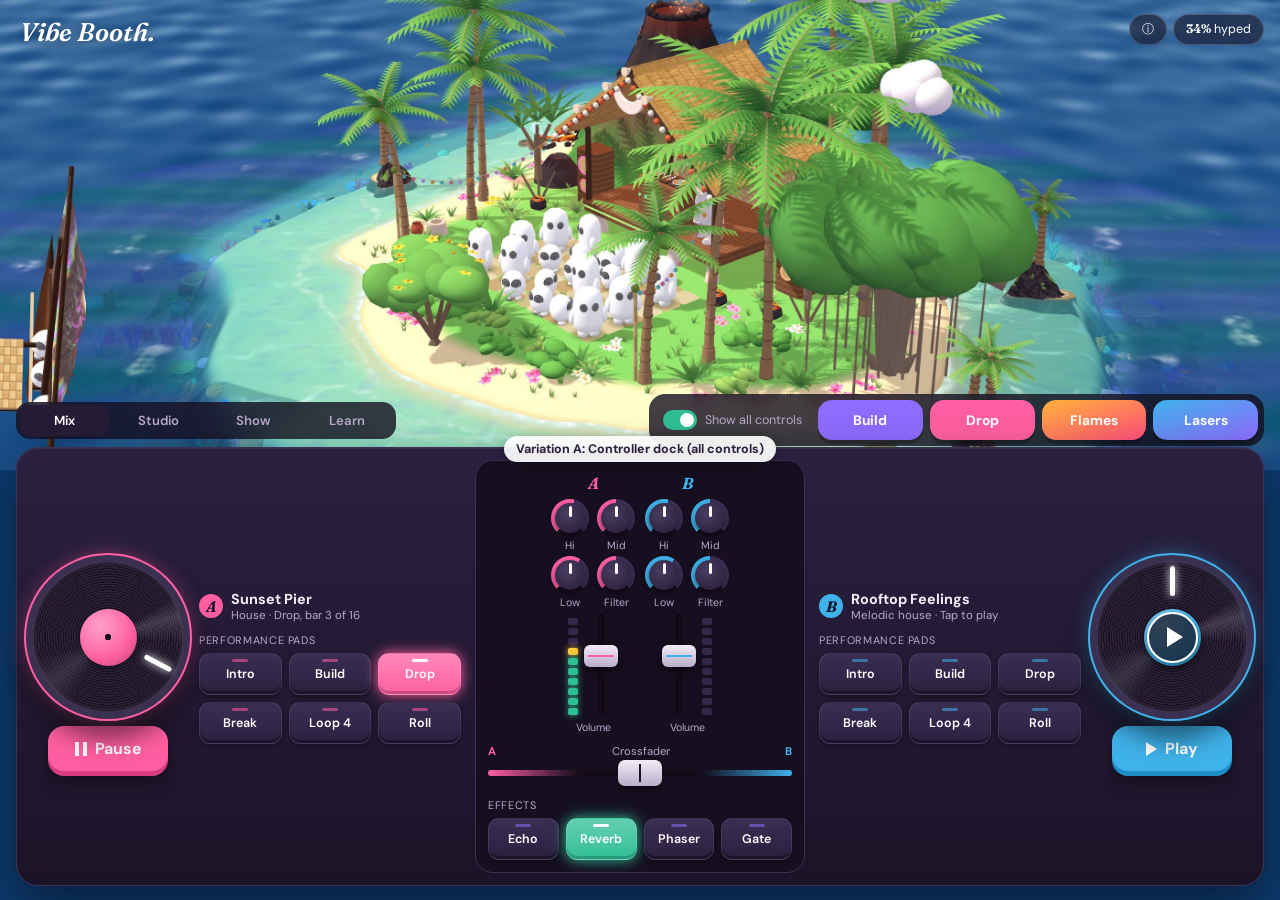
<file: design/mix-mockups.html>
<!doctype html>
<html lang="en">
<head>
<meta charset="utf-8">
<meta name="viewport" content="width=device-width, initial-scale=1">
<title>Mix view mockups</title>
<link href="https://fonts.googleapis.com/css2?family=Fraunces:ital,opsz,wght@0,9..144,400..700;1,9..144,400..700&family=DM+Sans:opsz,wght@9..40,400..700&display=swap" rel="stylesheet">
<!-- Design mockups for the Mix view redesign (Phase 1). Static only: nothing here is wired to the game.
     Open with ?v=a|b&size=desk|phone-p|phone-l&mode=all|basic&tip=1 -->
<style>
:root{
  --a:#ff5fa2; --aDeep:#d93d82; --b:#3fb2ea; --bDeep:#1f8fc9;
  --ink:#f7effb; --muted:#b9a8cc; --panel:#1d1529; --panel2:#261c36; --sunk:#160f20; --line:#3b2f54;
  --mint:#2fbf96; --butter:#ffc93c; --grape:#8f6bff;
}
*{box-sizing:border-box}
html,body{margin:0;height:100%;overflow:hidden;font-family:'DM Sans',system-ui,sans-serif;color:var(--ink);background:#0d3a6e}
.stage{position:fixed;inset:0;background-size:cover;background-position:center}
.desk .stage{background-image:url(bg-desk.jpg)} .phone-p .stage{background-image:url(bg-phone-p.jpg)} .phone-l .stage{background-image:url(bg-phone-l.jpg)}
.brand{position:fixed;top:16px;left:20px;font-family:'Fraunces',serif;font-style:italic;font-weight:600;font-size:1.6rem;color:#fff;text-shadow:0 2px 10px rgba(0,0,0,.35)}
.chips{position:fixed;top:14px;right:16px;display:flex;gap:6px}
.chip{background:rgba(20,14,32,.55);backdrop-filter:blur(8px);border:1px solid rgba(255,255,255,.18);border-radius:999px;padding:6px 12px;font-size:.78rem;color:#fff}
.chip b{font-family:'Fraunces',serif}

/* ---------- equipment parts ---------- */
.unit{background:linear-gradient(180deg,#2a2040,#1b1428);border:1px solid var(--line);border-radius:22px;box-shadow:0 20px 50px rgba(0,0,0,.45),inset 0 1px 0 rgba(255,255,255,.07)}
.tag{font-family:'Fraunces',serif;font-style:italic;font-weight:700;font-size:.95rem;display:inline-grid;place-items:center;width:24px;height:24px;border-radius:50%;color:#1b1428}
.A .tag{background:var(--a)} .B .tag{background:var(--b)}
/* the platter: raised rim, vinyl grooves, sheen, centre label, glow ring, position marker, drop shadow */
.platter{--s:170px;position:relative;width:var(--s);height:var(--s);border-radius:50%;flex:none;
  background:radial-gradient(circle at 50% 50%,transparent 0 30%,rgba(0,0,0,0) 30%),repeating-radial-gradient(circle,#191322 0 1.2px,#2b2238 1.2px 2.6px);
  box-shadow:0 0 0 7px #3a3050,0 0 0 9px var(--c),0 0 22px 6px color-mix(in srgb,var(--c) 45%,transparent),0 18px 26px 8px rgba(0,0,0,.55),inset 0 0 0 2px rgba(255,255,255,.05)}
.A .platter{--c:var(--a)} .B .platter{--c:var(--b)}
.platter::before{content:'';position:absolute;inset:0;border-radius:50%;background:conic-gradient(from 30deg,transparent 0 8%,rgba(255,255,255,.14) 12%,transparent 18% 50%,rgba(255,255,255,.10) 56%,transparent 62%)}
.platter .label{position:absolute;inset:31%;border-radius:50%;background:radial-gradient(circle at 35% 30%,color-mix(in srgb,var(--c) 60%,#fff),var(--c) 60%,color-mix(in srgb,var(--c) 70%,#000));box-shadow:0 2px 6px rgba(0,0,0,.4);display:grid;place-items:center}
.platter .label::after{content:'';width:9%;height:9%;border-radius:50%;background:#120d1a}
.platter .marker{position:absolute;left:50%;top:4px;width:5px;height:20%;margin-left:-2.5px;border-radius:3px;background:#fff;box-shadow:0 0 8px #fff;transform-origin:50% calc(var(--s) / 2 - 4px)}
.playing .platter .marker{transform:rotate(118deg)}
.platter .pp{position:absolute;inset:0;margin:auto;width:34%;height:34%;border-radius:50%;background:rgba(15,10,24,.72);border:2px solid #fff;display:grid;place-items:center;box-shadow:0 4px 12px rgba(0,0,0,.4)}
.platter .pp::before{content:'';margin-left:12%;border-style:solid;border-width:calc(var(--s)*.07) 0 calc(var(--s)*.07) calc(var(--s)*.11);border-color:transparent transparent transparent #fff}
.playing .platter .pp{display:none}
.deckTitle{display:flex;align-items:center;gap:8px;min-width:0}
.deckTitle .nm{font-weight:700;font-size:.9rem;white-space:nowrap;overflow:hidden;text-overflow:ellipsis}
.deckTitle .st{font-size:.72rem;color:var(--muted)}
.playBtn{display:flex;align-items:center;justify-content:center;gap:8px;border:none;border-radius:16px;font:700 1rem 'DM Sans',sans-serif;color:#fff;padding:12px 18px;min-width:120px;box-shadow:0 5px 0 var(--d),0 10px 18px rgba(0,0,0,.4);background:var(--c)}
.A .playBtn{--c:var(--a);--d:var(--aDeep)} .B .playBtn{--c:var(--b);--d:var(--bDeep)}
.playBtn i{display:block;border-style:solid;border-width:7px 0 7px 11px;border-color:transparent transparent transparent #fff}
.playing .playBtn i{border:none;width:12px;height:14px;background:linear-gradient(90deg,#fff 0 35%,transparent 35% 65%,#fff 65%)}
/* pads */
.pads{display:grid;grid-template-columns:repeat(3,1fr);gap:7px}
.pad{border-radius:11px;border:1px solid rgba(255,255,255,.08);background:linear-gradient(180deg,#3a2e52,#2a2140);box-shadow:inset 0 -3px 0 rgba(0,0,0,.35),0 2px 4px rgba(0,0,0,.3);font:600 .78rem 'DM Sans',sans-serif;color:#fff;padding:12px 4px;text-align:center;position:relative}
.pad::before{content:'';position:absolute;left:50%;top:5px;width:16px;height:3px;margin-left:-8px;border-radius:2px;background:var(--c);opacity:.55}
.A .pad{--c:var(--a)} .B .pad{--c:var(--b)}
.pad.on{background:linear-gradient(180deg,color-mix(in srgb,var(--c) 75%,#fff),var(--c));box-shadow:0 0 14px var(--c),inset 0 -3px 0 rgba(0,0,0,.2)}
.pad.on::before{background:#fff;opacity:1}
.fxPads{display:grid;grid-template-columns:repeat(4,1fr);gap:7px}
.fx{--c:var(--grape)} .fx.on{--c:var(--mint)}
.secLab{font-size:.68rem;letter-spacing:.06em;text-transform:uppercase;color:var(--muted);margin:0 0 6px}
/* knobs, meters, faders */
.knob{display:flex;flex-direction:column;align-items:center;gap:2px;font-size:.66rem;color:var(--muted)}
.knob i{--v:50%;display:block;width:38px;height:38px;border-radius:50%;position:relative;background:conic-gradient(from 225deg,var(--c) 0 calc(var(--v)*.75),#3b2f54 0 75%,transparent 0);padding:4px}
.knob i::before{content:'';position:absolute;inset:4px;border-radius:50%;background:radial-gradient(circle at 40% 35%,#4a3e62,#241b34);box-shadow:0 3px 6px rgba(0,0,0,.5)}
.knob i::after{content:'';position:absolute;left:50%;top:7px;width:3px;height:11px;margin-left:-1.5px;border-radius:2px;background:#fff;transform-origin:50% 12px;transform:rotate(calc((var(--v) - 50%) * 2.7 / 1%  * 1deg))}
.chA .knob i{--c:var(--a)} .chB .knob i{--c:var(--b)}
.meter{display:flex;flex-direction:column-reverse;gap:3px;width:10px}
.meter s{display:block;height:7px;border-radius:2px;background:#33284a}
.meter s.l{background:var(--mint);box-shadow:0 0 6px var(--mint)} .meter s.l.y{background:var(--butter);box-shadow:0 0 6px var(--butter)} .meter s.l.r{background:var(--a);box-shadow:0 0 6px var(--a)}
.vfader{position:relative;width:34px;height:var(--h,130px);display:flex;justify-content:center}
.vfader::before{content:'';width:6px;height:100%;border-radius:4px;background:#120c1b;box-shadow:inset 0 1px 2px #000}
.vfader b{position:absolute;left:0;right:0;top:var(--p,22%);height:22px;border-radius:6px;background:linear-gradient(180deg,#f3ecf8,#b9adc8);box-shadow:0 4px 8px rgba(0,0,0,.5)}
.vfader b::after{content:'';position:absolute;left:4px;right:4px;top:10px;height:2px;background:var(--c)}
.chA .vfader b{--c:var(--a)} .chB .vfader b{--c:var(--b)}
.xfader{position:relative;height:30px;display:flex;align-items:center}
.xfader::before{content:'';flex:1;height:6px;border-radius:4px;background:linear-gradient(90deg,var(--a),#120c1b 30% 70%,var(--b))}
.xfader b{position:absolute;left:50%;width:44px;height:26px;margin-left:-22px;border-radius:7px;background:linear-gradient(180deg,#f3ecf8,#b9adc8);box-shadow:0 4px 8px rgba(0,0,0,.5)}
.xfader b::after{content:'';position:absolute;left:21px;top:4px;bottom:4px;width:2px;background:#1b1428}
.xLab{display:flex;justify-content:space-between;font-size:.7rem;color:var(--muted)}
.xLab span:first-child{color:var(--a);font-weight:700} .xLab span:last-child{color:var(--b);font-weight:700}
.show{display:grid;grid-template-columns:repeat(4,1fr);gap:7px}
.act{border:none;border-radius:14px;font:700 .86rem 'DM Sans',sans-serif;color:#fff;padding:11px 4px;box-shadow:0 4px 0 rgba(0,0,0,.25)}
.act.build{background:var(--grape)} .act.drop{background:var(--a)} .act.fire{background:linear-gradient(160deg,#ffb23a,#ff4f7b)} .act.laser{background:linear-gradient(160deg,#3fb2ea,#8f6bff)}
.allTog{display:inline-flex;align-items:center;gap:8px;font-size:.78rem;color:var(--muted)}
.allTog i{width:34px;height:20px;border-radius:999px;background:#3b2f54;position:relative}
.allTog i::after{content:'';position:absolute;top:3px;left:3px;width:14px;height:14px;border-radius:50%;background:#fff}
.all .allTog i{background:var(--mint)} .all .allTog i::after{left:17px}
.locked{display:inline-flex;align-items:center;gap:6px;font-size:.74rem;color:var(--muted);border:1px dashed var(--line);border-radius:999px;padding:5px 10px}
.tabs{display:flex;gap:3px;background:var(--sunk);border-radius:14px;padding:3px}
.tabs b{flex:1;text-align:center;font-weight:600;font-size:.82rem;color:var(--muted);padding:7px 2px;border-radius:11px}
.tabs b.on{background:var(--panel2);color:#fff}
.tip{position:absolute;z-index:9;width:230px;background:#fff;color:#2b1d3a;border-radius:12px;padding:9px 12px;font-size:.8rem;line-height:1.35;box-shadow:0 8px 24px rgba(0,0,0,.35)}
.tip b{display:block;font-size:.78rem}
.tip::after{content:'';position:absolute;left:var(--ax,50%);bottom:-7px;margin-left:-7px;border-style:solid;border-width:7px 7px 0;border-color:#fff transparent transparent}
.basic .adv{display:none!important}
.mixer{display:flex;flex-direction:column;gap:10px}
.strips{display:flex;gap:10px;justify-content:center;align-items:flex-end}
.strip{display:flex;flex-direction:column;align-items:center;gap:6px}
.kgrid{display:grid;grid-template-columns:1fr 1fr;gap:4px 8px}
.faderRow{display:flex;gap:6px;align-items:flex-end}
.chName{font-family:'Fraunces',serif;font-style:italic;font-weight:700}
.chA .chName{color:var(--a)} .chB .chName{color:var(--b)}

/* ================= VARIATION A: controller dock ================= */
.va.desk .dock{position:fixed;left:16px;right:16px;bottom:14px;display:grid;grid-template-columns:1fr auto 1fr;gap:14px;padding:12px 16px 12px;align-items:center}
.va.desk .platter{--s:150px}
.va .vfader{--h:100px}
.va .deck{display:grid;grid-template-columns:auto 1fr;gap:16px;align-items:center}
.va .deck.B{grid-template-columns:1fr auto}
.va .deck.B .platterCol{order:2}
.va .platterCol{display:flex;flex-direction:column;align-items:center;gap:14px}
.va .side{display:flex;flex-direction:column;gap:10px;min-width:0}
.va .mixer{width:330px;background:var(--sunk);border-radius:18px;padding:12px;border:1px solid var(--line)}
.va.desk .topbar{position:fixed;left:16px;right:16px;bottom:calc(14px + var(--dockH,318px) + 10px);display:flex;justify-content:space-between;align-items:center}
.va.desk .topbar .tabs{width:380px;background:rgba(22,15,32,.8);backdrop-filter:blur(8px)}
.va.desk .topbar .show{width:440px}
.va.desk .stage{bottom:var(--dockH,318px)}
/* phone portrait (A and B share the collapsed sheet idea, A puts platters side by side as twin decks) */
.phone-p .sheet{position:fixed;left:0;right:0;bottom:0;border-radius:24px 24px 0 0;padding:8px 12px 18px;display:flex;flex-direction:column;gap:10px}
.phone-p .grab{width:40px;height:5px;border-radius:4px;background:var(--line);margin:0 auto 2px}
.va.phone-p .twin{display:grid;grid-template-columns:1fr 1fr;gap:10px}
.va.phone-p .deck{display:flex;flex-direction:column;align-items:center;gap:12px}
.va.phone-p .platter{--s:126px}
.va.phone-p .playBtn{min-width:0;width:100%;padding:11px 8px}
/* phone landscape: held like a controller, platters under the thumbs */
.va.phone-l .deck{position:fixed;bottom:12px;display:flex;flex-direction:column;align-items:center;gap:10px}
.va.phone-l .deck.A{left:14px} .va.phone-l .deck.B{right:14px}
.va.phone-l .platter{--s:142px}
.va.phone-l .playBtn{min-width:120px;padding:9px 12px}
.va.phone-l .center{position:fixed;left:50%;transform:translateX(-50%);bottom:10px;width:360px;padding:10px 12px;display:flex;flex-direction:column;gap:8px}
.va.phone-l .center .row{display:flex;gap:8px;align-items:center}

/* ================= VARIATION B: booth panel ================= */
.vb.desk .panel{position:fixed;top:14px;right:14px;bottom:14px;width:410px;padding:14px;display:flex;flex-direction:column;gap:12px;overflow:hidden}
.vb .twin{display:grid;grid-template-columns:1fr 1fr;gap:10px}
.vb .deck{display:flex;flex-direction:column;align-items:center;gap:12px;background:var(--sunk);border-radius:18px;padding:12px 8px 12px}
.vb.desk .platter{--s:132px}
.vb .playBtn{min-width:0;width:100%;padding:10px 8px}
.vb .mixer{background:var(--sunk);border-radius:18px;padding:10px 12px}
.vb .padSwitch{display:flex;gap:6px;margin-bottom:8px}
.vb .padSwitch b{flex:1;text-align:center;border-radius:10px;padding:6px;font-size:.78rem;background:var(--panel2);color:var(--muted)}
.vb .padSwitch b.on.A{background:var(--a);color:#fff}
.vb.phone-p .platter{--s:112px}
.vb.phone-p .deck{padding:10px 6px}
.vb.phone-l .panel{position:fixed;top:8px;right:8px;bottom:8px;width:360px;padding:10px;display:flex;flex-direction:column;gap:8px}
.vb.phone-l .platter{--s:92px}
.vb.phone-l .deck{padding:8px 6px;gap:8px}
.vb.phone-l .playBtn{padding:7px 6px;font-size:.86rem}
.vlabel{position:fixed;left:50%;transform:translateX(-50%);bottom:auto;top:calc(50% - 14px);opacity:.92;background:#fff;color:#2b1d3a;border-radius:999px;padding:5px 12px;font-weight:700;font-size:.78rem;box-shadow:0 4px 14px rgba(0,0,0,.3);z-index:20}
</style>
</head>
<body>
<div class="stage"></div>
<div id="root"></div>
<script>
const q=new URLSearchParams(location.search), V=q.get('v')||'a', SIZE=q.get('size')||'desk', MODE=q.get('mode')||'all', TIP=q.get('tip')==='1';
document.body.className=['v'+V,SIZE,MODE].join(' ');
const knob=(lab,v,adv)=>`<div class="knob ${adv?'adv':''}"><i style="--v:${v}%"></i>${lab}</div>`;
const meter=n=>`<div class="meter">${[...Array(10)].map((_,i)=>`<s class="${i<n?'l':''} ${i>=6?'y':''} ${i>=8?'r':''}"></s>`).join('')}</div>`;
const platter=()=>`<div class="platter"><div class="label"></div><div class="marker"></div><div class="pp"></div></div>`;
const playBtn=(id,playing)=>`<button class="playBtn" aria-label="${playing?'Pause':'Play'} Deck ${id}"><i></i>${playing?'Pause':'Play'}</button>`;
const title=(id,name,st)=>`<div class="deckTitle"><span class="tag">${id}</span><span><div class="nm">${name}</div><div class="st">${st}</div></span></div>`;
const pads=on=>`<div class="adv"><p class="secLab">Performance pads</p><div class="pads">${['Intro','Build','Drop','Break','Loop 4','Roll'].map(p=>`<div class="pad ${p===on?'on':''}">${p}</div>`).join('')}</div></div>`;
const strip=(ch,vol,lvl)=>`<div class="strip ch${ch}"><span class="chName">${ch}</span><div class="kgrid adv">${knob('Hi',55)}${knob('Mid',50)}${knob('Low',62)}${knob('Filter',50)}</div><div class="faderRow">${ch==='A'?meter(lvl):''}<div class="vfader" style="--p:${vol}"><b></b></div>${ch==='B'?meter(lvl):''}</div><span class="knob">Volume</span></div>`;
const xf=()=>`<div><div class="xLab"><span>A</span><span>Crossfader</span><span>B</span></div><div class="xfader"><b></b></div></div>`;
const fx=()=>`<div class="adv"><p class="secLab">Effects</p><div class="fxPads">${['Echo','Reverb','Phaser','Gate'].map((p,i)=>`<div class="pad fx ${i===1?'on':''}">${p}</div>`).join('')}</div></div>`;
const show=()=>`<div class="show"><button class="act build adv">Build</button><button class="act drop">Drop</button><button class="act fire adv">Flames</button><button class="act laser adv">Lasers</button></div>`;
const toggle=()=>`<span class="allTog"><i></i>Show all controls</span>`;
const lockNote=()=>MODE==='basic'?`<span class="locked">🔒 Pads, EQ, and effects unlock as you finish quests</span>`:'';
const tabs=()=>`<div class="tabs"><b class="on">Mix</b><b>Studio</b><b>Show</b><b>Learn</b></div>`;
const chips=`<div class="brand">Vibe Booth.</div><div class="chips"><span class="chip">ⓘ</span><span class="chip"><b>34%</b> hyped</span></div>`;
let h='';
if(V==='a'&&SIZE==='desk'){
  h=chips+`<div class="topbar">${tabs()}<div style="display:flex;gap:16px;align-items:center;background:rgba(22,15,32,.8);backdrop-filter:blur(8px);border-radius:16px;padding:6px 6px 6px 14px">${toggle()}<div class="show" style="width:${MODE==='basic'?'110px':'440px'};grid-template-columns:${MODE==='basic'?'1fr':'repeat(4,1fr)'}">${MODE==='basic'?'<button class="act drop">Drop</button>':'<button class="act build">Build</button><button class="act drop">Drop</button><button class="act fire">Flames</button><button class="act laser">Lasers</button>'}</div></div></div>
  <div class="dock unit">
    <div class="deck A playing"><div class="platterCol">${platter()}${playBtn('A',1)}</div><div class="side">${title('A','Sunset Pier','House · Drop, bar 3 of 16')}${pads('Drop')}${lockNote()}</div></div>
    <div class="mixer">${MODE==='basic'?`<div class="strips">${strip('A','30%',7)}${strip('B','30%',0)}</div>`:`<div class="strips">${strip('A','30%',7)}${strip('B','30%',0)}</div>`}${xf()}${fx()}</div>
    <div class="deck B"><div class="platterCol">${platter()}${playBtn('B',0)}</div><div class="side">${title('B','Rooftop Feelings','Melodic house · Tap to play')}${pads()}</div></div>
  </div>`;
}
if(V==='a'&&SIZE==='phone-p'){
  h=chips+`<div class="sheet unit"><div class="grab"></div>
    <div class="twin"><div class="deck A playing">${title('A','Sunset Pier','Drop · bar 3')}${platter()}${playBtn('A',1)}</div><div class="deck B">${title('B','Rooftop Feelings','Tap to play')}${platter()}${playBtn('B',0)}</div></div>
    ${xf()}<div class="show" style="grid-template-columns:${MODE==='basic'?'1fr':'repeat(4,1fr)'}">${MODE==='basic'?'<button class="act drop">Drop</button>':'<button class="act build">Build</button><button class="act drop">Drop</button><button class="act fire">Flames</button><button class="act laser">Lasers</button>'}</div>
    <div style="display:flex;justify-content:space-between;align-items:center">${toggle()}<span class="locked" style="font-size:.7rem">Swipe up for mixer and pads</span></div>
    ${tabs()}</div>`;
}
if(V==='a'&&SIZE==='phone-l'){
  h=`<div class="brand" style="font-size:1.2rem;top:10px">Vibe Booth.</div><div class="chips" style="top:8px"><span class="chip">ⓘ</span><span class="chip"><b>34%</b> hyped</span></div>
  <div class="deck A playing">${platter()}${playBtn('A',1)}</div><div class="deck B">${platter()}${playBtn('B',0)}</div>
  <div class="center unit"><div class="row"><div class="strips" style="gap:14px;align-items:center;flex:1">
    <div class="strip chA" style="flex-direction:row;gap:6px">${meter(7)}<div class="vfader" style="--h:84px;--p:25%"><b></b></div></div>
    <div style="flex:1;display:flex;flex-direction:column;gap:8px">${MODE==='basic'?'<button class="act drop">Drop</button>':'<div class="show" style="grid-template-columns:1fr 1fr"><button class="act build">Build</button><button class="act drop">Drop</button><button class="act fire">Flames</button><button class="act laser">Lasers</button></div>'}</div>
    <div class="strip chB" style="flex-direction:row;gap:6px"><div class="vfader" style="--h:84px;--p:25%"><b></b></div>${meter(0)}</div></div></div>
    ${xf()}</div>`;
}
if(V==='b'&&SIZE==='desk'){
  h=chips.replace('class="chips"','class="chips" style="right:440px"')+`<div class="panel unit">
    <div style="display:flex;justify-content:space-between;align-items:center">${tabs().replace('class="tabs"','class="tabs" style="width:250px"')}${toggle()}</div>
    <div class="twin"><div class="deck A playing">${title('A','Sunset Pier','Drop · bar 3')}${platter()}${playBtn('A',1)}</div><div class="deck B">${title('B','Rooftop Feelings','Tap to play')}${platter()}${playBtn('B',0)}</div></div>
    <div class="mixer"><div class="strips" style="gap:40px">${strip('A','30%',7).replace(/knob\('?Hi/g,'')}${strip('B','30%',0)}</div>${xf()}</div>
    <div class="adv"><div class="padSwitch"><b class="on A">Deck A pads</b><b>Deck B pads</b></div><div class="A">${pads('Drop').replace('<p class="secLab">Performance pads</p>','')}</div></div>
    ${fx()}${lockNote()}${show()}</div>`;
}
if(V==='b'&&SIZE==='phone-p'){
  h=chips+`<div class="sheet unit"><div class="grab"></div>
    <div class="twin"><div class="deck A playing">${title('A','Sunset Pier','Drop · bar 3')}${platter()}${playBtn('A',1)}</div><div class="deck B">${title('B','Rooftop Feelings','Tap to play')}${platter()}${playBtn('B',0)}</div></div>
    <div class="mixer" style="padding:8px 10px"><div style="display:flex;gap:10px;align-items:center"><div class="strip chA" style="flex-direction:row">${meter(7).replace('class="meter"','class="meter" style="transform:scale(.7)"')}</div><div style="flex:1">${xf()}</div><div class="strip chB" style="flex-direction:row">${meter(0).replace('class="meter"','class="meter" style="transform:scale(.7)"')}</div></div></div>
    ${show()}<div style="display:flex;justify-content:space-between;align-items:center">${toggle()}${lockNote()}</div>${tabs()}</div>`;
}
if(V==='b'&&SIZE==='phone-l'){
  h=`<div class="brand" style="font-size:1.2rem;top:10px">Vibe Booth.</div><div class="chips" style="top:8px;right:380px"><span class="chip">ⓘ</span><span class="chip"><b>34%</b> hyped</span></div>
  <div class="panel unit"><div class="twin"><div class="deck A playing">${platter()}${playBtn('A',1)}</div><div class="deck B">${platter()}${playBtn('B',0)}</div></div>
  ${xf()}${show()}${tabs()}</div>`;
}
document.getElementById('root').innerHTML=h;
// one example tooltip, pointing at a real control
if(TIP){ const t=document.createElement('div'); t.className='tip';
  const target=document.querySelector('.xfader'); const r=target.getBoundingClientRect();
  t.innerHTML='<b>Crossfader</b>Slide toward A or B to choose which deck the crowd hears. In the middle, you hear both.';
  document.body.append(t); const w=230; let x=Math.min(innerWidth-w-8,Math.max(8,r.left+r.width/2-w/2)); t.style.left=x+'px'; t.style.top=(r.top-t.offsetHeight-14)+'px'; t.style.setProperty('--ax',(r.left+r.width/2-x)+'px'); }
const dock=document.querySelector('.dock'); if(dock) document.body.style.setProperty('--dockH',dock.offsetHeight+'px');
const lab=document.createElement('div'); lab.className='vlabel'; lab.textContent='Variation '+V.toUpperCase()+(V==='a'?': Controller dock':': Booth panel')+(MODE==='basic'?' (new player)':' (all controls)'); document.body.append(lab);
</script>
</body>
</html>
</file>
